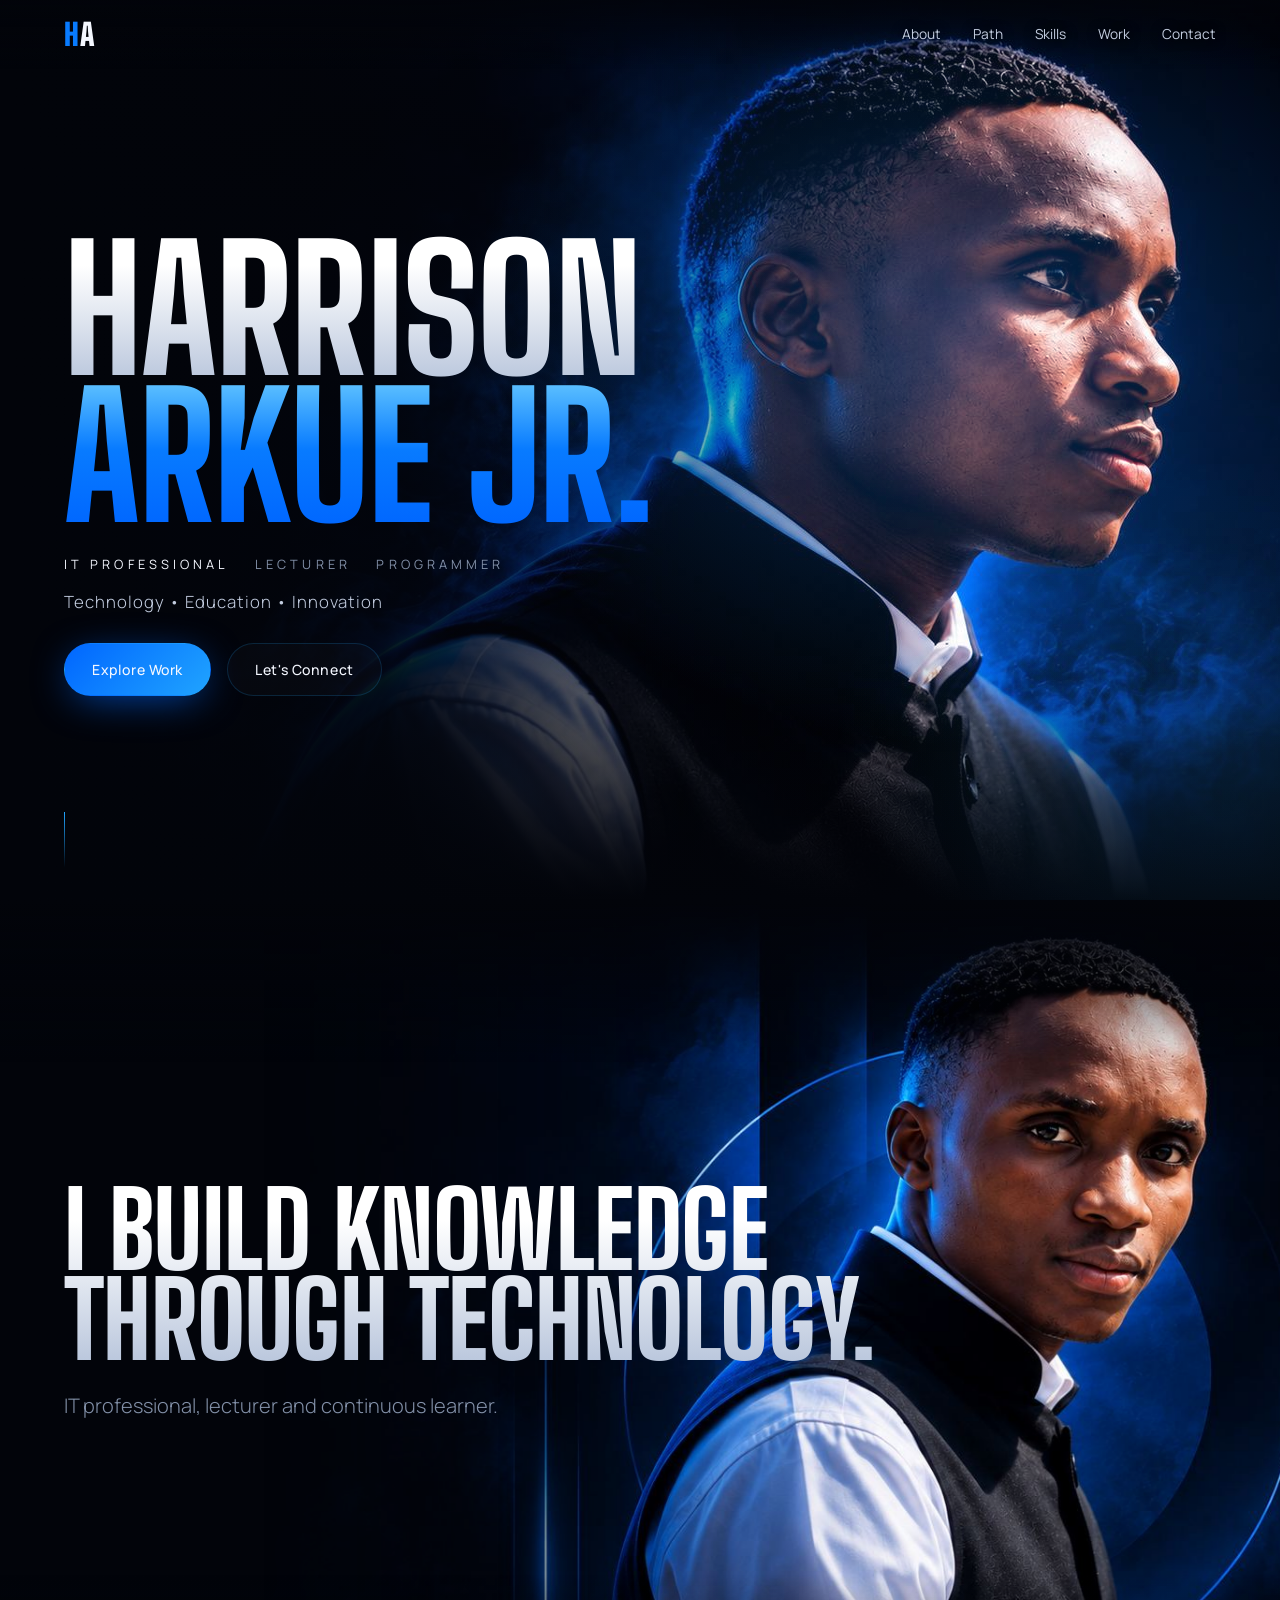
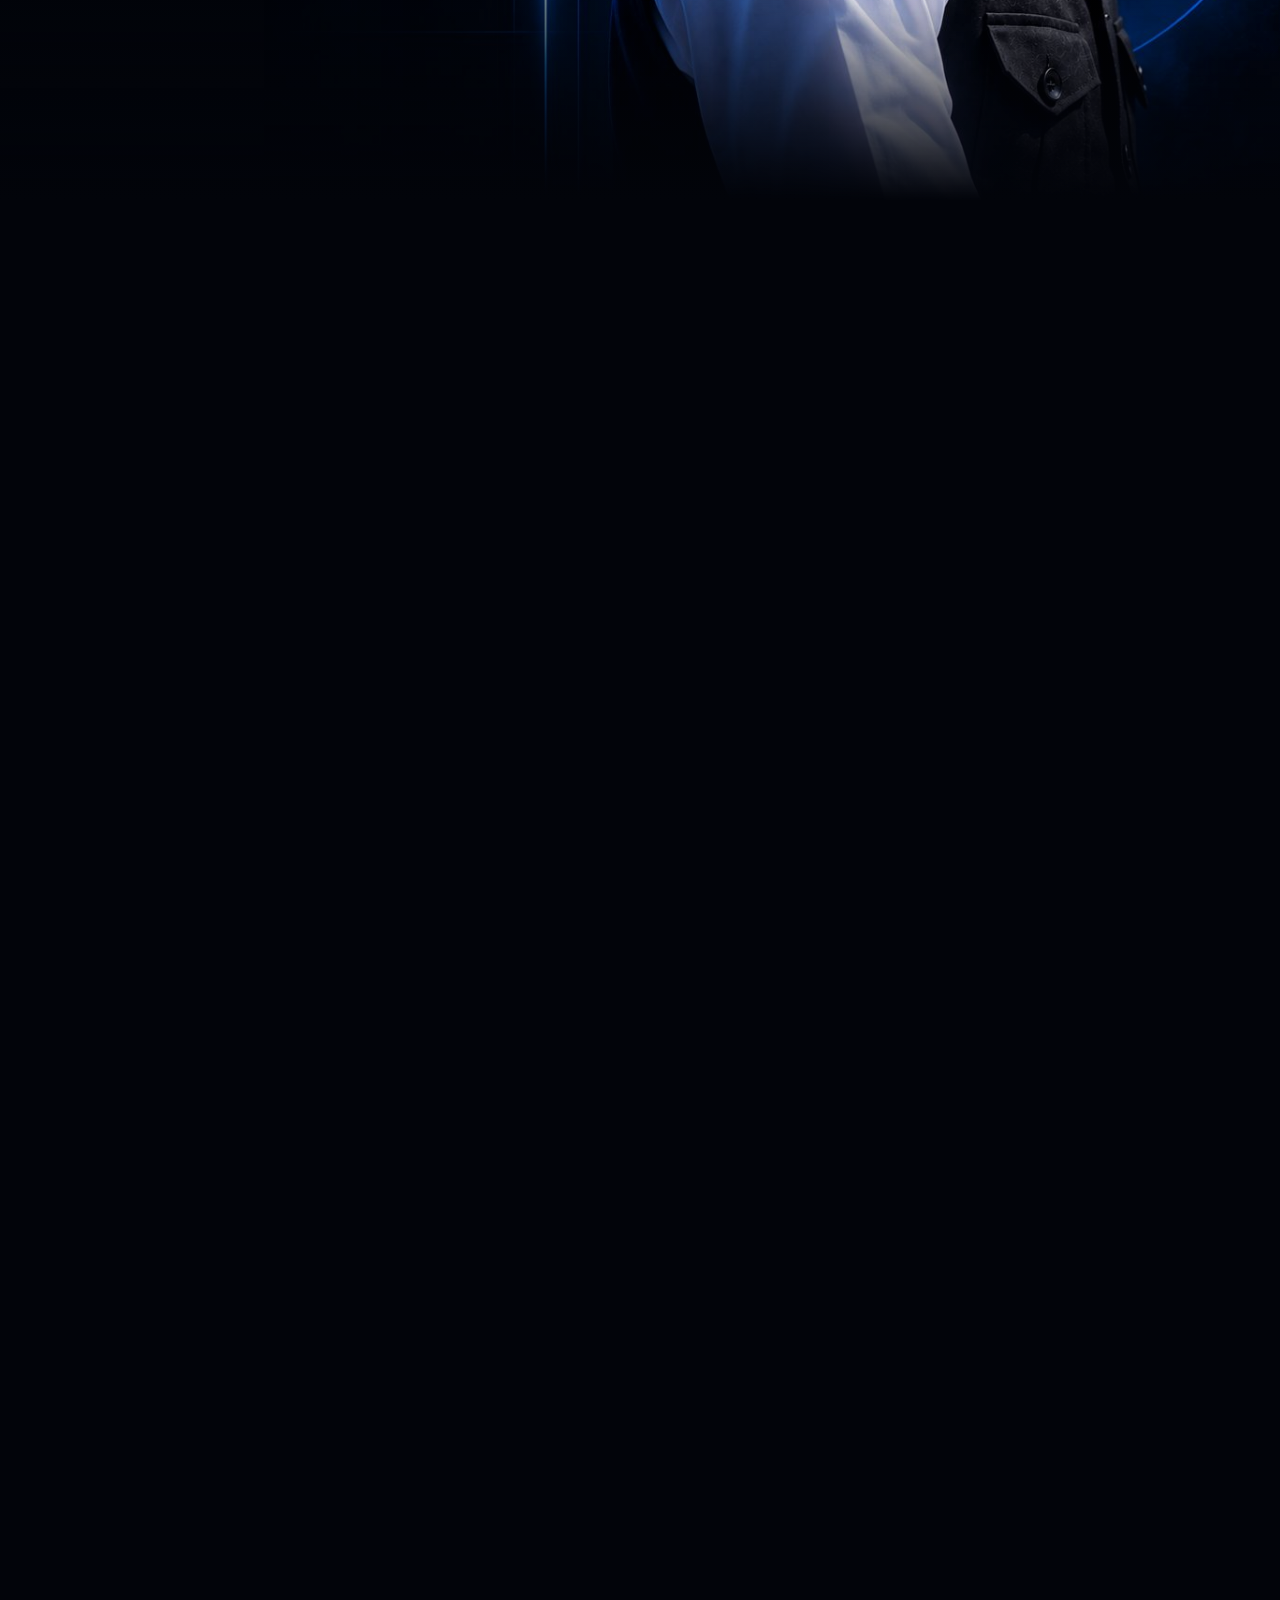
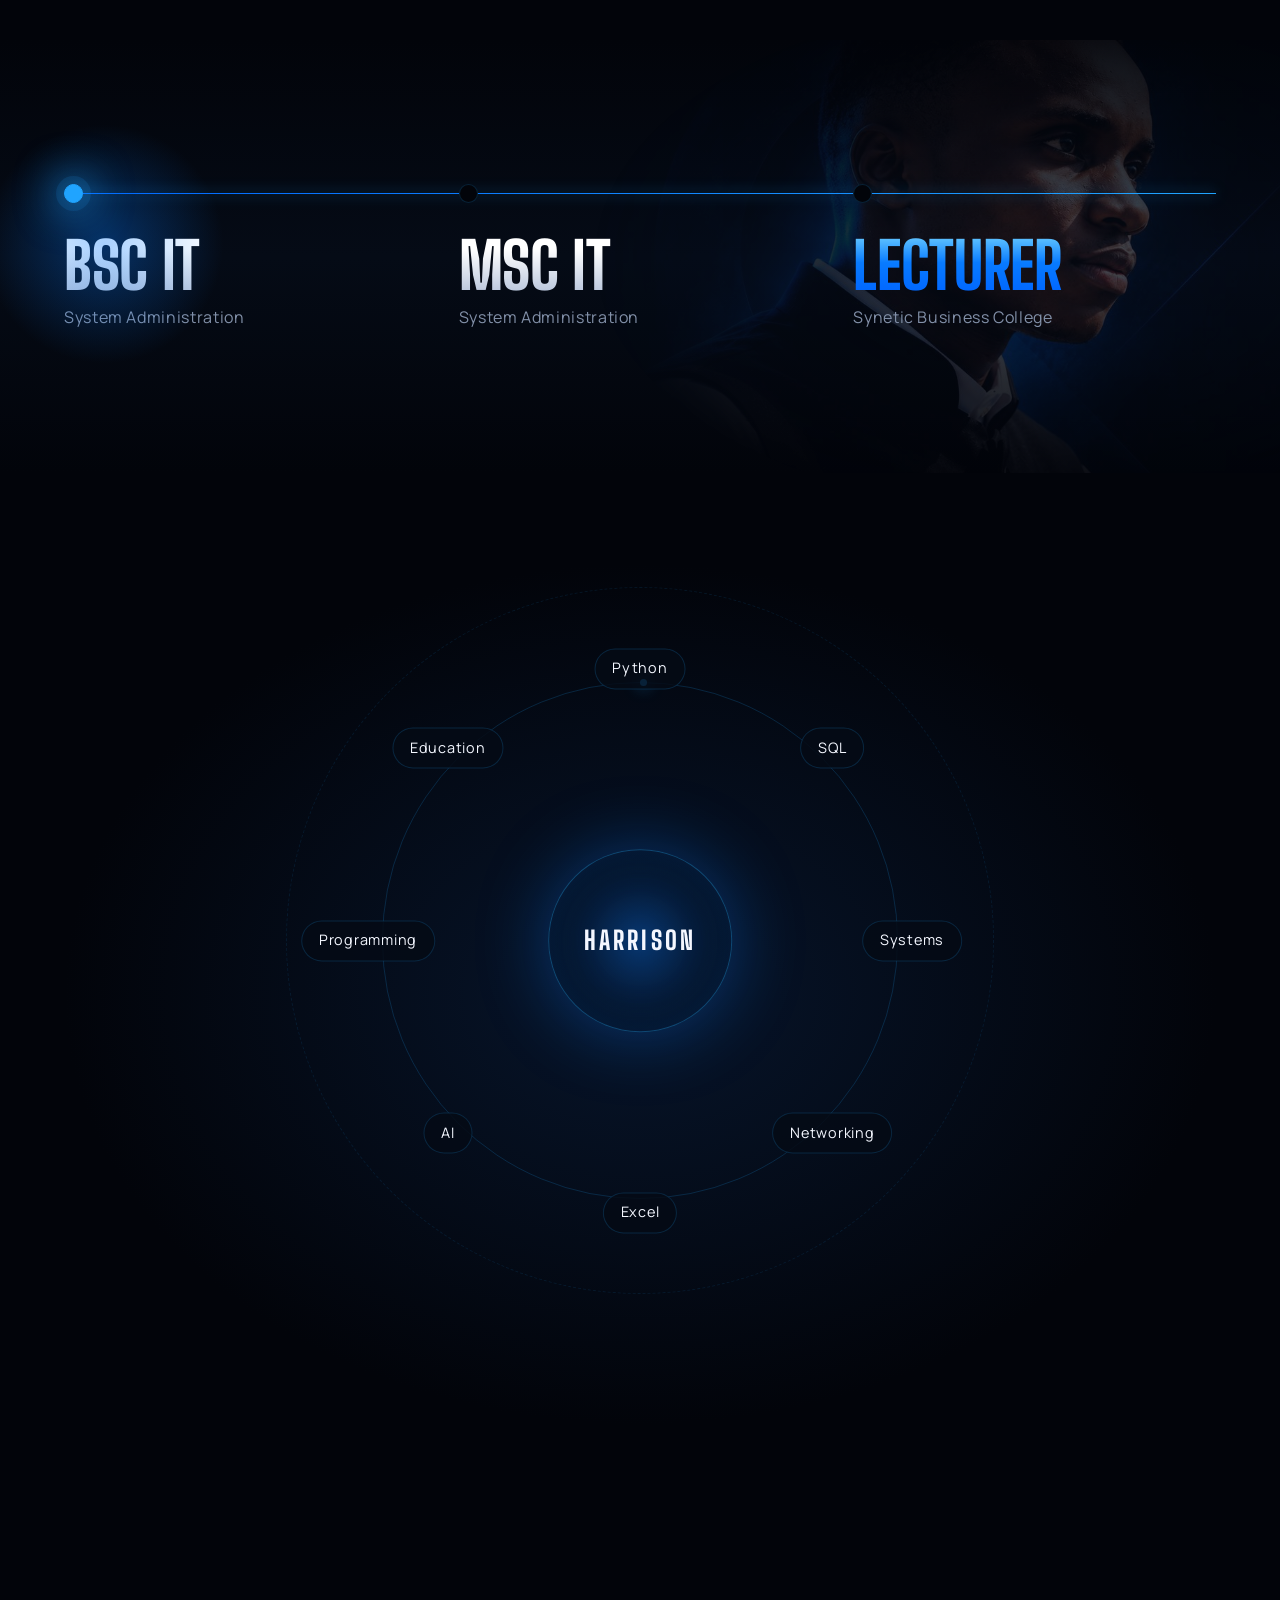
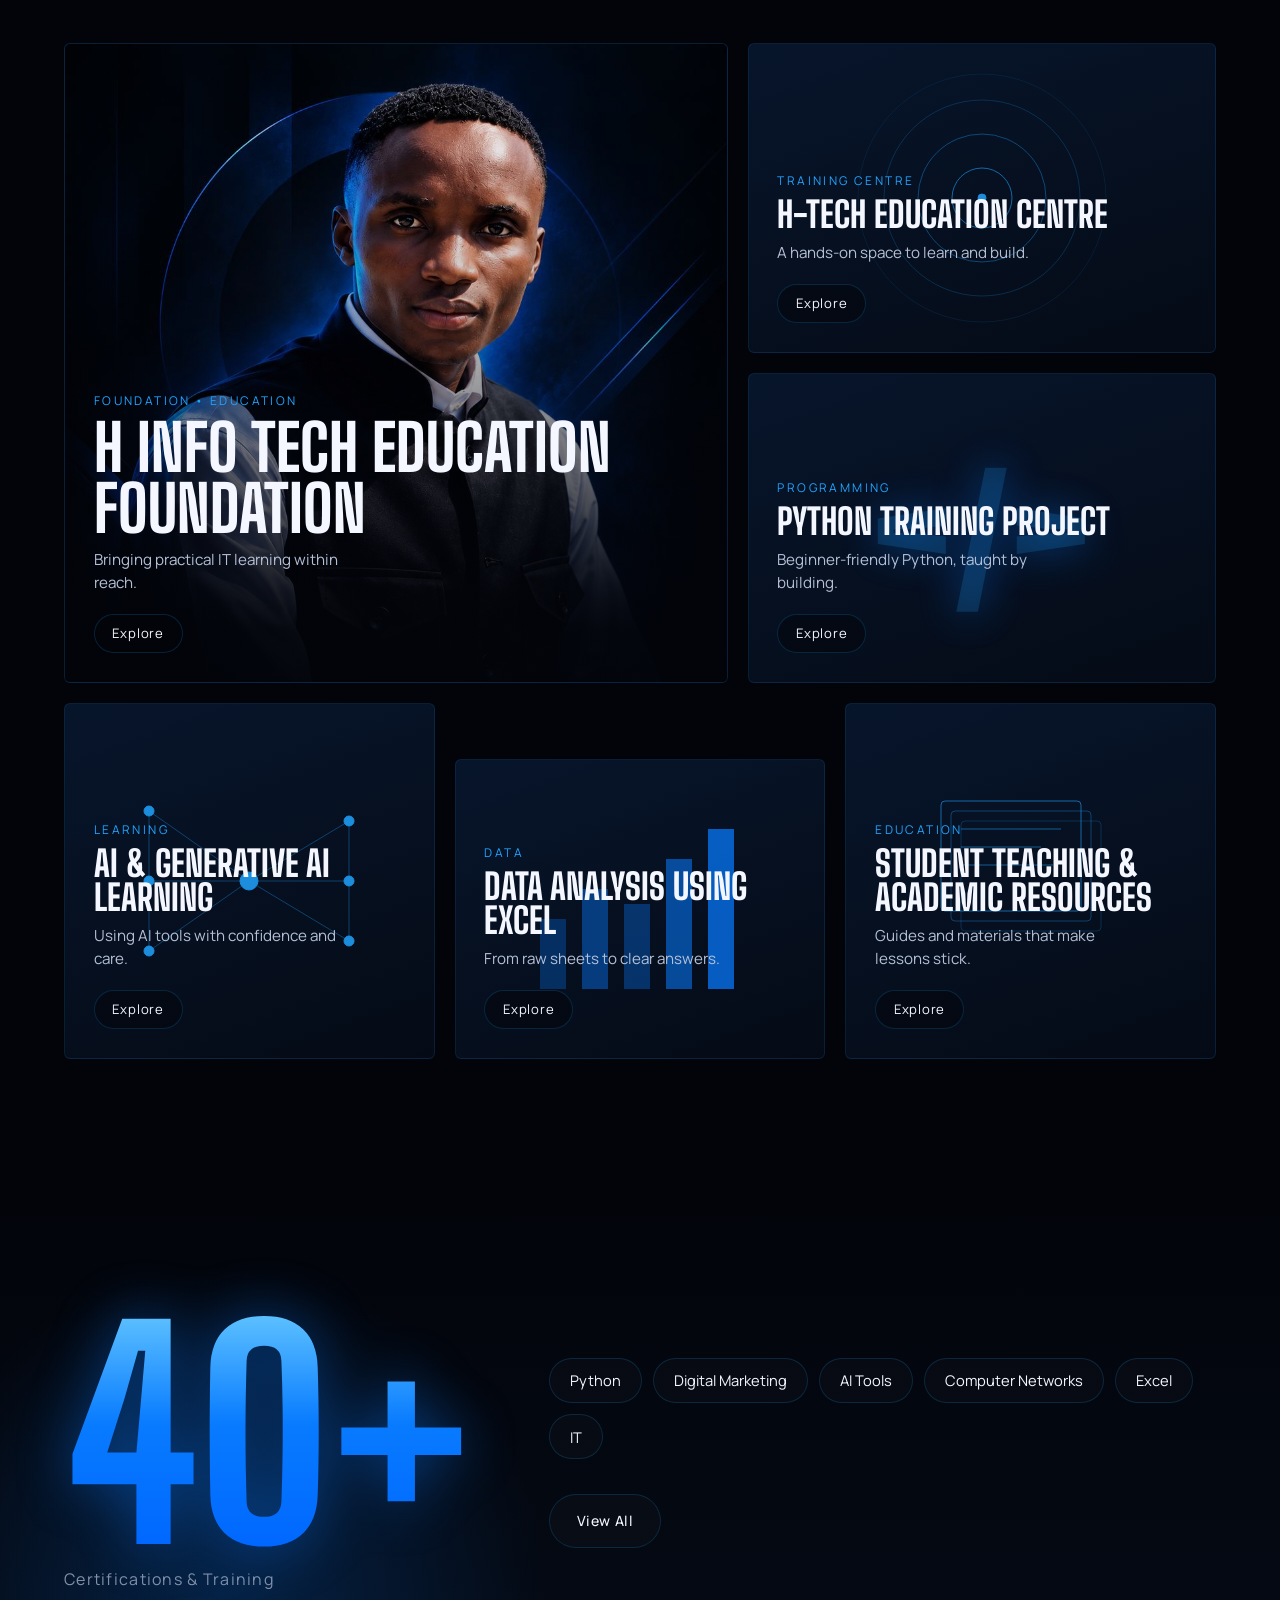
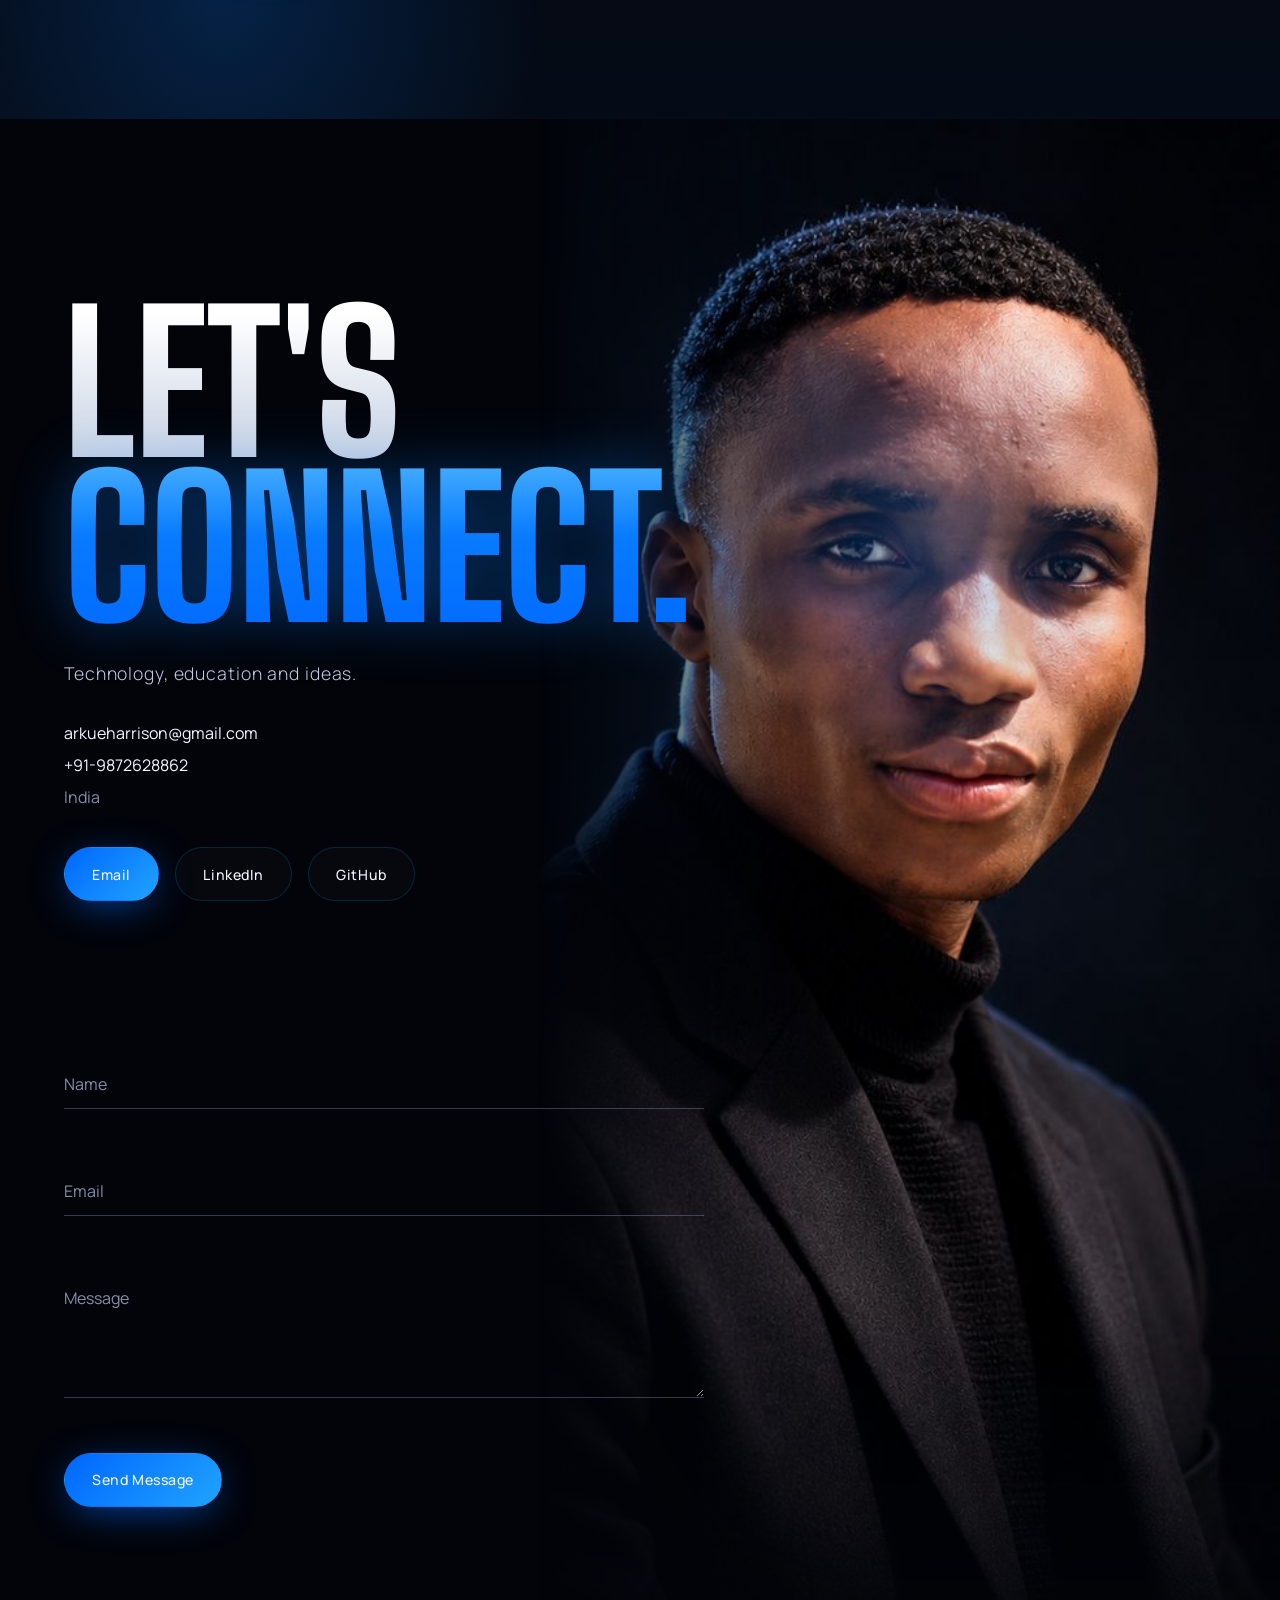
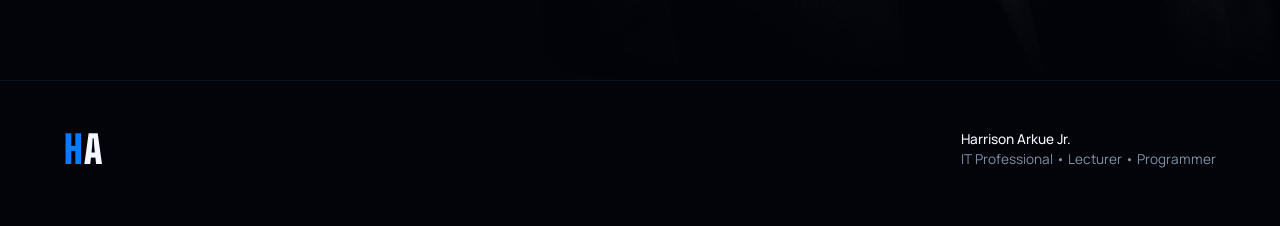
<file: index.html>
<!DOCTYPE html>
<html lang="en">
<head>
<meta charset="utf-8">
<meta name="viewport" content="width=device-width, initial-scale=1, viewport-fit=cover">
<title>Harrison Arkue Jr. — IT Professional, Lecturer, Programmer</title>
<meta name="description" content="Harrison Arkue Jr. — IT professional, lecturer and programmer. Systems, databases, programming and education.">
<meta name="theme-color" content="#02040A">
<link rel="preconnect" href="https://fonts.googleapis.com">
<link rel="preconnect" href="https://fonts.gstatic.com" crossorigin>
<link href="https://fonts.googleapis.com/css2?family=Big+Shoulders+Display:wght@500;700;800;900&family=Manrope:wght@300;400;500;600&display=swap" rel="stylesheet">
<link rel="stylesheet" href="css/style.css">
</head>
<body>

<nav id="nav" aria-label="Main">
  <a href="#top" class="mark" aria-label="Harrison Arkue Jr. — home"><b>H</b>A</a>
  <div class="links"><a href="#about">About</a><a href="#path">Path</a><a href="#skills">Skills</a><a href="#work">Work</a><a href="#contact">Contact</a></div>
  <button class="burger" id="burger" type="button" aria-label="Open menu" aria-expanded="false" aria-controls="menu"><span></span><span></span></button>
</nav>
<div class="menu" id="menu" aria-hidden="true"><a href="#about">About</a><a href="#path">Path</a><a href="#skills">Skills</a><a href="#work">Work</a><a href="#contact">Contact</a></div>

<main id="top">

<!-- HERO -->
<header class="hero">
  <div class="photo"><img src="images/hero.jpg" alt="Portrait of Harrison Arkue Jr. in profile, lit by electric-blue light" fetchpriority="high"></div>
  <div class="aura" aria-hidden="true"></div>
  <div class="hero-copy">
    <h1 class="display"><span class="white-text intro" style="--d:.2s">Harrison</span><span class="glow-text intro" style="--d:.55s">Arkue Jr.</span></h1>
    <p class="roles intro" style="--d:1s"><span>IT Professional</span><span>Lecturer</span><span>Programmer</span></p>
    <p class="tag intro" style="--d:1.3s">Technology • Education • Innovation</p>
    <div class="cta intro" style="--d:1.6s">
      <a class="btn primary" href="#work">Explore Work</a>
      <a class="btn" href="#contact">Let's Connect</a>
    </div>
  </div>
  <span class="scrollcue" aria-hidden="true"></span>
</header>

<!-- ABOUT -->
<section class="about" id="about" aria-label="About">
  <div class="stage">
    <img id="aboutImg" src="images/about.jpg" alt="Harrison Arkue Jr. looking over his shoulder against a glowing blue ring" loading="lazy">
    <div>
      <h2 class="display white-text rv">I build knowledge through technology.</h2>
      <p class="sub rv" style="--d:.3s">IT professional, lecturer and continuous learner.</p>
      <div class="kws" id="kws" aria-label="Focus areas">
        <span class="kw">SYSTEMS</span><span class="kw">DATABASES</span><span class="kw">PROGRAMMING</span><span class="kw">EDUCATION</span>
      </div>
    </div>
  </div>
</section>

<!-- EDUCATION + EXPERIENCE -->
<section class="tl" id="path" aria-label="Education and experience">
  <div class="bgimg" aria-hidden="true"><img src="images/timeline.jpg" alt="" loading="lazy"></div>
  <div class="track" id="track">
    <span class="fill"></span>
    <div class="ms"><span class="halo"></span><span class="dot"></span><h3 class="display white-text rv">BSc IT</h3><p class="rv">System Administration</p></div>
    <div class="ms"><span class="halo"></span><span class="dot"></span><h3 class="display white-text rv">MSc IT</h3><p class="rv">System Administration</p></div>
    <div class="ms"><span class="halo"></span><span class="dot"></span><h3 class="display glow-text rv">Lecturer</h3><p class="rv">Synetic Business College</p></div>
  </div>
</section>

<!-- SKILLS ORBIT -->
<section class="skills" id="skills" aria-label="Skills">
  <div class="orbit" id="orbit">
    <div class="ring r2"></div><div class="ring r1"></div>
    <svg viewBox="0 0 100 100" id="lines" aria-hidden="true"></svg>
    <div class="hub"><span>HARRISON</span></div>
  </div>
  <p class="cap" id="cap" aria-live="polite">&nbsp;</p>
</section>

<!-- PROJECTS -->
<section class="work" id="work" aria-label="Projects">
  <div class="grid">
    <article class="card c-feat rv">
      <div class="photo"><img src="images/featured.jpg" alt="" loading="lazy"></div>
      <span class="cat">Foundation • Education</span>
      <h3>H Info Tech Education Foundation</h3>
      <p>Bringing practical IT learning within reach.</p>
      <button class="more" type="button" data-i="0">Explore</button>
    </article>

    <article class="card c-2 rv" style="--d:.1s">
      <div class="art" aria-hidden="true"><svg width="260" height="260" viewBox="0 0 260 260" fill="none" stroke="#20A4FF"><circle cx="130" cy="130" r="30" opacity=".7"/><circle cx="130" cy="130" r="64" opacity=".45"/><circle cx="130" cy="130" r="98" opacity=".25"/><circle cx="130" cy="130" r="124" opacity=".12"/><circle cx="130" cy="130" r="4" fill="#20A4FF"/></svg></div>
      <span class="cat">Training Centre</span>
      <h3>H-Tech Education Centre</h3>
      <p>A hands-on space to learn and build.</p>
      <button class="more" type="button" data-i="1">Explore</button>
    </article>

    <article class="card c-3 rv" style="--d:.2s">
      <div class="art" aria-hidden="true"><span style="font-family:var(--display);font-weight:900;font-size:9rem;color:rgba(32,164,255,.22);text-shadow:0 0 40px rgba(8,123,255,.5)">&lt;/&gt;</span></div>
      <span class="cat">Programming</span>
      <h3>Python Training Project</h3>
      <p>Beginner-friendly Python, taught by building.</p>
      <button class="more" type="button" data-i="2">Explore</button>
    </article>

    <article class="card c-4 rv">
      <div class="art" aria-hidden="true"><svg width="280" height="220" viewBox="0 0 280 220" fill="none" stroke="#20A4FF" stroke-width="1"><g opacity=".4"><path d="M40 40L140 110L240 50M40 110L140 110L240 110M40 180L140 110L240 170M40 40V110V180M240 50V110V170"/></g><g fill="#20A4FF"><circle cx="40" cy="40" r="5"/><circle cx="40" cy="110" r="5"/><circle cx="40" cy="180" r="5"/><circle cx="140" cy="110" r="9"/><circle cx="240" cy="50" r="5"/><circle cx="240" cy="110" r="5"/><circle cx="240" cy="170" r="5"/></g></svg></div>
      <span class="cat">Learning</span>
      <h3>AI &amp; Generative AI Learning</h3>
      <p>Using AI tools with confidence and care.</p>
      <button class="more" type="button" data-i="3">Explore</button>
    </article>

    <article class="card c-5 rv" style="--d:.1s">
      <div class="art" aria-hidden="true"><svg width="240" height="200" viewBox="0 0 240 200"><g fill="#087BFF"><rect x="20" y="110" width="26" height="70" opacity=".35"/><rect x="62" y="80" width="26" height="100" opacity=".5"/><rect x="104" y="95" width="26" height="85" opacity=".4"/><rect x="146" y="50" width="26" height="130" opacity=".65"/><rect x="188" y="20" width="26" height="160" opacity=".85"/></g></svg></div>
      <span class="cat">Data</span>
      <h3>Data Analysis Using Excel</h3>
      <p>From raw sheets to clear answers.</p>
      <button class="more" type="button" data-i="4">Explore</button>
    </article>

    <article class="card c-6 rv" style="--d:.2s">
      <div class="art" aria-hidden="true"><svg width="240" height="200" viewBox="0 0 240 200" fill="none" stroke="#20A4FF"><rect x="50" y="40" width="140" height="110" rx="4" opacity=".25"/><rect x="40" y="30" width="140" height="110" rx="4" opacity=".4"/><rect x="30" y="20" width="140" height="110" rx="4" opacity=".7"/><path d="M50 48H150M50 66H130M50 84H142" opacity=".6"/></svg></div>
      <span class="cat">Education</span>
      <h3>Student Teaching &amp; Academic Resources</h3>
      <p>Guides and materials that make lessons stick.</p>
      <button class="more" type="button" data-i="5">Explore</button>
    </article>
  </div>
</section>

<!-- CERTIFICATIONS -->
<section class="certs" aria-label="Certifications">
  <div class="wrap">
    <div class="rv">
      <div class="display glow-text big"><span id="count" data-to="50">50</span>+</div>
      <div class="label">Certifications &amp; Training</div>
    </div>
    <div class="rv" style="--d:.2s">
      <div class="chips">
        <span class="chip">Python</span><span class="chip">Digital Marketing</span><span class="chip">AI Tools</span><span class="chip">Computer Networks</span><span class="chip">Excel</span><span class="chip">IT</span>
      </div>
      <button class="btn" type="button" id="certBtn">View All</button>
    </div>
  </div>
</section>

<!-- CONTACT -->
<section class="contact" id="contact" aria-label="Contact">
  <div class="portrait" aria-hidden="true"><img src="images/contact.jpg" alt="" loading="lazy"></div>
  <div class="top">
    <div>
      <h2 class="display rv"><span class="white-text">Let's</span><br><span class="glow-text">Connect.</span></h2>
      <p class="line rv" style="--d:.2s">Technology, education and ideas.</p>
      <ul class="details rv" style="--d:.3s">
        <li><a href="mailto:arkueharrison@gmail.com">arkueharrison@gmail.com</a></li>
        <li><a href="tel:+919872628862">+91-9872628862</a></li>
        <li>India</li>
      </ul>
      <div class="cta rv" style="--d:.4s">
        <a class="btn primary" href="mailto:arkueharrison@gmail.com">Email</a>
        <a class="btn" href="#" data-link="linkedin" target="_blank" rel="noopener">LinkedIn</a>
        <a class="btn" href="#" data-link="github" target="_blank" rel="noopener">GitHub</a>
      </div>
    </div>
  </div>

  <div class="formwrap">
    <form id="form" novalidate class="rv">
      <input type="text" name="_honey" tabindex="-1" autocomplete="off" style="position:absolute;left:-9999px" aria-hidden="true">
      <div class="field"><input id="name" name="name" type="text" placeholder=" " autocomplete="name"><label for="name">Name</label><span class="err" data-for="name"></span></div>
      <div class="field"><input id="email" name="email" type="email" placeholder=" " autocomplete="email"><label for="email">Email</label><span class="err" data-for="email"></span></div>
      <div class="field"><textarea id="message" name="message" placeholder=" " rows="4"></textarea><label for="message">Message</label><span class="err" data-for="message"></span></div>
      <button class="btn primary" type="submit" id="send">Send Message</button>
      <p class="status" id="status" role="status"></p>
    </form>
  </div>
</section>

</main>

<footer>
  <a class="mark" href="#top" aria-label="Back to top"><b>H</b>A</a>
  <span><strong>Harrison Arkue Jr.</strong>IT Professional • Lecturer • Programmer</span>
</footer>

<dialog id="dlg" aria-labelledby="dTitle">
  <button class="x" type="button" id="dClose" aria-label="Close">&times;</button>
  <span class="cat" id="dCat"></span>
  <h3 id="dTitle" class="display"></h3>
  <p id="dText"></p>
  <div class="chips" id="dTags"></div>
  <div class="cta"><button class="btn primary" type="button" id="dTalk">Discuss this project</button><button class="btn" type="button" id="dBack">Close</button></div>
</dialog>
<dialog id="certDlg" aria-labelledby="cTitle">
  <button class="x" type="button" id="cClose" aria-label="Close">&times;</button>
  <span class="cat">Certifications &amp; Training</span>
  <h3 id="cTitle" class="display">50+</h3>
  <ul class="clist" id="cList"></ul>
  <div class="cta"><button class="btn" type="button" id="cBack">Close</button></div>
</dialog>

<dialog id="soon" class="soon" aria-labelledby="sTitle">
  <button class="x" type="button" id="sClose" aria-label="Close">&times;</button>
  <span class="status"><i></i>Under construction</span>
  <h3 id="sTitle" class="display"><span class="white-text">Coming</span> <span class="glow-text">Soon.</span></h3>
  <p id="sText">This is being updated. Please check back shortly.</p>
  <div class="cta"><button class="btn primary" type="button" id="sBack">Back to portfolio</button><a class="btn" href="mailto:arkueharrison@gmail.com">Get in touch</a></div>
</dialog>

<script src="js/main.js"></script>
</body>
</html>
</file>
<file: css/style.css>
:root{
  --bg0:#02040A; --bg1:#050B16; --bg2:#07152B;
  --b1:#0066FF; --b2:#087BFF; --b3:#20A4FF;
  --text:#F4F7FF; --muted:#8290A8;
  --line:rgba(32,164,255,.18);
  --display:"Big Shoulders Display","Arial Narrow","Helvetica Neue",Impact,sans-serif;
  --body:"Manrope","Helvetica Neue",Arial,sans-serif;
  --ease:cubic-bezier(.22,.7,.2,1);
  --pad:clamp(1.25rem,5vw,5rem);
  color-scheme:dark;
  box-sizing:border-box;
  padding-top:env(safe-area-inset-top,0px);
  padding-bottom:env(safe-area-inset-bottom,0px);
}
html{scroll-behavior:smooth;scroll-padding-top:calc(env(safe-area-inset-top,0px) + 4rem);overflow-x:clip}
*,*::before,*::after{box-sizing:border-box}
body{margin:0;background:var(--bg0);color:var(--text);font-family:var(--body);font-weight:400;line-height:1.5;overflow-x:clip;-webkit-font-smoothing:antialiased}
img{display:block;max-width:100%}
a{color:inherit;text-decoration:none}
button{font:inherit;color:inherit;cursor:pointer}
:focus-visible{outline:2px solid var(--b3);outline-offset:4px;border-radius:2px}
.sr{position:absolute;width:1px;height:1px;overflow:hidden;clip:rect(0 0 0 0);white-space:nowrap}

/* ---------- type ---------- */
.display{font-family:var(--display);font-weight:800;line-height:.86;letter-spacing:-.005em;text-transform:uppercase;margin:0}
.glow-text{background:linear-gradient(180deg,#5cc0ff 0%,var(--b2) 45%,var(--b1) 100%);-webkit-background-clip:text;background-clip:text;color:transparent;filter:drop-shadow(0 0 28px rgba(8,123,255,.45))}
.white-text{background:linear-gradient(180deg,#fff 20%,#b9c6dc 100%);-webkit-background-clip:text;background-clip:text;color:transparent}

/* ---------- buttons ---------- */
.btn{position:relative;display:inline-flex;align-items:center;gap:.6rem;padding:.95rem 1.7rem;border-radius:999px;font-weight:500;font-size:.88rem;letter-spacing:.04em;border:1px solid var(--line);background:rgba(255,255,255,.02);transition:transform .6s var(--ease),box-shadow .6s var(--ease),border-color .6s var(--ease),background .6s var(--ease)}
.btn:hover{transform:translateY(-2px);border-color:var(--b3);box-shadow:0 0 0 1px rgba(32,164,255,.35),0 10px 40px -8px rgba(8,123,255,.6)}
.btn.primary{background:linear-gradient(135deg,var(--b1),var(--b3));border-color:transparent;box-shadow:0 8px 40px -10px rgba(0,102,255,.8)}
.btn.primary:hover{box-shadow:0 0 0 1px rgba(255,255,255,.2),0 14px 50px -6px rgba(32,164,255,.8)}

/* ---------- reveal system ---------- */
.rv{opacity:0;transform:translateY(22px);filter:blur(10px);transition:opacity 1.3s var(--ease),transform 1.3s var(--ease),filter 1.3s var(--ease);transition-delay:var(--d,0s)}
.rv.in{opacity:1;transform:none;filter:none}

/* ---------- nav ---------- */
nav{background:linear-gradient(180deg,rgba(2,4,10,.82),rgba(2,4,10,0));position:fixed;top:env(safe-area-inset-top,0px);left:0;right:0;z-index:50;display:flex;justify-content:space-between;align-items:center;padding:1.2rem var(--pad);transition:background .8s,backdrop-filter .8s,padding .8s}
nav.solid{background:rgba(2,4,10,.72);backdrop-filter:blur(14px);-webkit-backdrop-filter:blur(14px);padding-top:.8rem;padding-bottom:.8rem}
.mark{font-family:var(--display);font-weight:900;font-size:1.9rem;letter-spacing:.02em;line-height:1}
.mark b{color:var(--b2);font-weight:900}
.links{display:flex;gap:2rem;font-size:.86rem;color:#c3cde0;text-shadow:0 1px 12px rgba(2,4,10,.9)}
.links a{position:relative;padding:.3rem 0;transition:color .5s}
.links a::after{content:"";position:absolute;left:0;right:0;bottom:-2px;height:1px;background:var(--b3);box-shadow:0 0 10px var(--b3);transform:scaleX(0);transform-origin:left;transition:transform .7s var(--ease)}
.links a:hover{color:var(--text)}
.links a:hover::after{transform:scaleX(1)}

/* ---------- hero ---------- */
.hero{position:relative;min-height:100vh;min-height:100svh;display:flex;align-items:center;padding:6.5rem var(--pad) 4.5rem;background:var(--bg0);overflow:hidden;isolation:isolate}
.hero .photo{position:absolute;inset:0;z-index:-3}
.hero .photo img{width:100%;height:100%;object-fit:cover;object-position:78% 8%;transform-origin:72% 20%;animation:breathe 22s ease-in-out infinite alternate}
@keyframes breathe{from{transform:scale(1)}to{transform:scale(1.07)}}
.hero::before{content:"";position:absolute;inset:0;z-index:-2;background:linear-gradient(90deg,var(--bg0) 0%,rgba(2,4,10,.92) 30%,rgba(2,4,10,.35) 55%,transparent 75%),linear-gradient(0deg,var(--bg0) 0%,transparent 28%)}
.hero .aura{position:absolute;z-index:-1;inset:-20%;background:radial-gradient(40% 45% at 68% 42%,rgba(8,123,255,.34),transparent 70%),radial-gradient(30% 30% at 82% 72%,rgba(32,164,255,.16),transparent 70%);mix-blend-mode:screen;animation:drift 18s ease-in-out infinite alternate}
@keyframes drift{from{transform:translate3d(-3%,2%,0) scale(1)}to{transform:translate3d(4%,-3%,0) scale(1.1)}}
.hero-copy{max-width:46rem}
.hero h1{font-size:clamp(3.6rem,min(13.5vw,19vh),12.5rem)}
.hero h1 span{display:block}
.roles{margin:1.6rem 0 0;display:flex;flex-wrap:wrap;gap:.4rem 1.6rem;font-size:.8rem;letter-spacing:.32em;color:var(--muted);text-transform:uppercase}
.roles span:first-child{color:var(--text)}
.tag{margin:.9rem 0 1.8rem;font-weight:300;font-size:1.05rem;color:#c3cde0;letter-spacing:.06em}
.cta{display:flex;flex-wrap:wrap;gap:1rem}
.scrollcue{position:absolute;left:var(--pad);bottom:2rem;width:1px;height:56px;background:linear-gradient(var(--b3),transparent);animation:cue 3.2s ease-in-out infinite}
@keyframes cue{0%,100%{opacity:.25;transform:scaleY(.5);transform-origin:top}50%{opacity:1;transform:scaleY(1)}}
.hero .intro{opacity:0;filter:blur(14px);transform:translateY(18px);animation:intro 1.8s var(--ease) forwards;animation-delay:var(--d,.2s)}
@keyframes intro{to{opacity:1;filter:none;transform:none}}

/* ---------- about (sticky scroll story) ---------- */
.about{position:relative;height:260vh;background:var(--bg0)}
.about .stage{position:sticky;top:0;height:100vh;height:100svh;overflow:hidden;display:flex;align-items:center;padding:0 var(--pad);isolation:isolate}
.about .stage img{position:absolute;right:0;top:0;width:78%;height:100%;object-fit:cover;object-position:62% 40%;z-index:-2;will-change:transform;-webkit-mask-image:linear-gradient(90deg,transparent 0,#000 45%);mask-image:linear-gradient(90deg,transparent 0,#000 45%)}
.about .stage::after{content:"";position:absolute;inset:0;z-index:-1;background:linear-gradient(0deg,var(--bg0),transparent 25%),linear-gradient(180deg,var(--bg0),transparent 18%)}
.about h2{font-size:clamp(3rem,8.2vw,8rem);max-width:9.5em}
.about .sub{margin-top:1.6rem;color:var(--muted);font-weight:300;font-size:clamp(1rem,1.6vw,1.25rem)}
.kws{margin-top:3rem;display:flex;flex-wrap:wrap;gap:.8rem 2.2rem}
.kw{font-family:var(--display);font-weight:700;font-size:clamp(1.3rem,2.4vw,2rem);letter-spacing:.14em;color:var(--b3);opacity:0;transform:translateX(-16px);filter:blur(8px);text-shadow:0 0 24px rgba(32,164,255,.7);transition:opacity 1.2s var(--ease),transform 1.2s var(--ease),filter 1.2s var(--ease)}
.kw.on{opacity:1;transform:none;filter:none}

/* ---------- timeline ---------- */
.tl{position:relative;padding:9rem var(--pad);background:linear-gradient(180deg,var(--bg0),var(--bg1) 50%,var(--bg0));overflow:hidden;isolation:isolate}
.tl .bgimg{position:absolute;right:-6%;top:0;bottom:0;width:60%;z-index:-1;opacity:.28;-webkit-mask-image:radial-gradient(60% 60% at 60% 50%,#000,transparent);mask-image:radial-gradient(60% 60% at 60% 50%,#000,transparent)}
.tl .bgimg img{width:100%;height:100%;object-fit:cover;animation:breathe 26s ease-in-out infinite alternate}
.track{position:relative;display:grid;grid-template-columns:repeat(3,1fr);gap:2rem;max-width:1200px;margin:0 auto}
.track::before{content:"";position:absolute;left:0;right:0;top:9px;height:1px;background:var(--line)}
.track .fill{position:absolute;left:0;right:0;top:9px;height:1px;background:linear-gradient(90deg,var(--b1),var(--b3));box-shadow:0 0 14px var(--b3);transform:scaleX(0);transform-origin:left;transition:transform 4s var(--ease)}
.track.in .fill{transform:scaleX(1)}
.ms{position:relative;padding-top:3.4rem}
.ms .dot{position:absolute;top:0;left:0;width:19px;height:19px;border-radius:50%;background:var(--bg0);border:1px solid var(--line);transition:all 1.4s var(--ease)}
.ms.in .dot{background:var(--b3);border-color:var(--b3);box-shadow:0 0 0 8px rgba(32,164,255,.12),0 0 40px 8px rgba(32,164,255,.7)}
.ms .halo{position:absolute;top:-70px;left:-90px;width:260px;height:260px;background:radial-gradient(circle,rgba(8,123,255,.35),transparent 65%);opacity:0;transition:opacity 2s var(--ease);pointer-events:none}
.ms.in .halo{opacity:1}
.ms h3{font-size:clamp(2.6rem,5vw,4.6rem);margin:0}
.ms p{margin:.7rem 0 0;color:var(--muted);font-size:1rem;letter-spacing:.04em}
.ms .rv{transition-delay:.35s}

/* ---------- skills orbit ---------- */
.skills{position:relative;padding:8rem var(--pad);background:radial-gradient(60% 55% at 50% 50%,var(--bg2),var(--bg0) 75%);display:flex;flex-direction:column;align-items:center}
.orbit{position:relative;width:min(88vw,680px);aspect-ratio:1}
.orbit .ring{position:absolute;border-radius:50%;border:1px solid var(--line)}
.orbit .r1{inset:12%;animation:spin 90s linear infinite}
.orbit .r2{inset:-2%;border-style:dashed;border-color:rgba(32,164,255,.1);animation:spin 140s linear infinite reverse}
.orbit .r1::after{content:"";position:absolute;top:-4px;left:50%;width:7px;height:7px;border-radius:50%;background:var(--b3);box-shadow:0 0 16px var(--b3)}
@keyframes spin{to{transform:rotate(360deg)}}
.orbit svg{position:absolute;inset:0;width:100%;height:100%;overflow:visible}
.orbit line{stroke:var(--b3);stroke-width:.35;stroke-dasharray:50;stroke-dashoffset:50;opacity:0;filter:drop-shadow(0 0 1.2px #20A4FF);transition:stroke-dashoffset 1s var(--ease),opacity .6s}
.orbit line.on{stroke-dashoffset:0;opacity:1}
.hub{position:absolute;left:50%;top:50%;transform:translate(-50%,-50%);width:27%;aspect-ratio:1;border-radius:50%;display:grid;place-items:center;background:radial-gradient(circle,rgba(8,123,255,.35),rgba(5,11,22,.9) 70%);border:1px solid rgba(32,164,255,.4);box-shadow:0 0 70px rgba(8,123,255,.35),inset 0 0 40px rgba(8,123,255,.25);animation:pulse 7s ease-in-out infinite alternate}
@keyframes pulse{from{box-shadow:0 0 50px rgba(8,123,255,.25),inset 0 0 30px rgba(8,123,255,.2)}to{box-shadow:0 0 100px rgba(8,123,255,.5),inset 0 0 50px rgba(8,123,255,.35)}}
.hub span{font-family:var(--display);font-weight:800;letter-spacing:.12em;font-size:clamp(.95rem,2.6vw,1.6rem)}
.node{position:absolute;transform:translate(-50%,-50%);padding:.55rem 1.05rem;border-radius:999px;background:rgba(5,11,22,.85);border:1px solid var(--line);font-size:clamp(.7rem,1.9vw,.9rem);letter-spacing:.05em;white-space:nowrap;transition:transform .7s var(--ease),box-shadow .7s var(--ease),border-color .7s,color .7s,background .7s}
.node:hover,.node:focus-visible,.node.act{transform:translate(-50%,-50%) scale(1.18);border-color:var(--b3);color:#fff;background:rgba(8,40,90,.9);box-shadow:0 0 0 1px rgba(32,164,255,.4),0 0 34px 4px rgba(32,164,255,.55);z-index:3}
.cap{min-height:3.2rem;margin-top:2.4rem;text-align:center;color:var(--muted);font-weight:300;font-size:1.05rem;transition:opacity .6s}
.cap b{color:var(--b3);font-weight:600;margin-right:.6rem}

/* ---------- projects ---------- */
.work{padding:8rem var(--pad);background:var(--bg0)}
.grid{display:grid;grid-template-columns:repeat(12,1fr);gap:1.25rem;max-width:1400px;margin:0 auto;align-items:stretch}
.card{--mx:50%;--my:50%;position:relative;display:flex;flex-direction:column;justify-content:flex-end;min-height:300px;padding:1.8rem;border-radius:6px;background:linear-gradient(160deg,var(--bg2),var(--bg1));border:1px solid rgba(32,164,255,.12);overflow:hidden;isolation:isolate;transition:transform .9s var(--ease),border-color .9s,box-shadow .9s}
.card::before{content:"";position:absolute;inset:0;z-index:-1;background:radial-gradient(420px circle at var(--mx) var(--my),rgba(32,164,255,.26),transparent 60%);opacity:0;transition:opacity .9s}
.card:hover{transform:translateY(-8px);border-color:rgba(32,164,255,.5);box-shadow:0 30px 70px -25px rgba(8,123,255,.6)}
.card:hover::before{opacity:1}
.card .art{position:absolute;inset:0;z-index:-2;display:grid;place-items:center;opacity:.85;transition:transform 2s var(--ease)}
.card:hover .art{transform:scale(1.08)}
.card .cat{font-size:.75rem;letter-spacing:.2em;color:var(--b3);text-transform:uppercase}
.card h3{font-family:var(--display);font-weight:800;text-transform:uppercase;font-size:clamp(1.8rem,2.8vw,2.6rem);line-height:.95;margin:.5rem 0 .6rem}
.card p{margin:0 0 1.2rem;color:#b4c0d6;font-size:.95rem;max-width:28ch}
.more{align-self:flex-start;font-size:.82rem;letter-spacing:.06em;padding:.55rem 1.1rem;border-radius:999px;border:1px solid var(--line);background:rgba(2,4,10,.5);transition:all .6s var(--ease)}
.more:hover{border-color:var(--b3);box-shadow:0 0 24px rgba(32,164,255,.5);background:rgba(8,123,255,.2)}
.c-feat{grid-column:1/8;grid-row:1/3;min-height:640px}
.c-feat .photo{position:absolute;inset:0;z-index:-2}
.c-feat .photo img{width:100%;height:100%;object-fit:cover;object-position:50% 25%;animation:breathe 24s ease-in-out infinite alternate}
.c-feat::after{content:"";position:absolute;inset:0;z-index:-1;background:linear-gradient(0deg,rgba(2,4,10,.95) 8%,rgba(2,4,10,.2) 60%,transparent)}
.c-feat h3{font-size:clamp(2.6rem,5vw,4.8rem)}
.c-2{grid-column:8/13}
.c-3{grid-column:8/13}
.c-4{grid-column:1/5}
.c-5{grid-column:5/9;margin-top:3.5rem}
.c-6{grid-column:9/13}
.c-5:hover{transform:translateY(-8px)}

/* ---------- certifications ---------- */
.certs{position:relative;padding:8rem var(--pad);background:linear-gradient(180deg,var(--bg0),var(--bg1));overflow:hidden}
.certs::before{content:"";position:absolute;left:-10%;top:10%;width:55%;aspect-ratio:1;background:radial-gradient(circle,rgba(8,123,255,.22),transparent 65%);animation:drift 20s ease-in-out infinite alternate}
.certs .wrap{position:relative;max-width:1200px;margin:0 auto;display:grid;grid-template-columns:auto 1fr;gap:clamp(2rem,6vw,6rem);align-items:center}
.big{font-size:clamp(7rem,22vw,20rem)}
.certs .label{color:var(--muted);letter-spacing:.08em;margin-top:.6rem}
.chips{display:flex;flex-wrap:wrap;gap:.7rem;margin-bottom:2.2rem}
.chip{padding:.65rem 1.25rem;border-radius:999px;border:1px solid var(--line);font-size:.92rem;background:rgba(255,255,255,.02);transition:all .7s var(--ease)}
.chip:hover{border-color:var(--b3);box-shadow:0 0 28px rgba(32,164,255,.45);color:#fff;transform:translateY(-3px)}

/* ---------- contact ---------- */
.contact{position:relative;background:var(--bg0);overflow:hidden;isolation:isolate}
.contact .top{position:relative;min-height:100vh;min-height:100svh;display:flex;align-items:center;padding:8rem var(--pad) 4rem}
.contact .portrait{position:absolute;right:0;top:0;bottom:0;width:58%;z-index:-2;-webkit-mask-image:linear-gradient(90deg,transparent,#000 40%),linear-gradient(0deg,transparent,#000 25%);-webkit-mask-composite:source-in;mask-image:linear-gradient(90deg,transparent,#000 40%),linear-gradient(0deg,transparent,#000 25%);mask-composite:intersect}
.contact .portrait img{width:100%;height:100%;object-fit:cover;object-position:55% 20%;animation:breathe 24s ease-in-out infinite alternate}
.contact .top::before{content:"";position:absolute;right:0;top:10%;width:55%;height:80%;z-index:-1;background:radial-gradient(50% 50% at 50% 45%,rgba(8,123,255,.3),transparent 70%);animation:drift 16s ease-in-out infinite alternate}
.contact h2{font-size:clamp(4.6rem,15vw,14rem)}
.contact .line{margin:1.8rem 0 2.2rem;color:#c3cde0;font-weight:300;font-size:1.1rem;letter-spacing:.05em}
.details{list-style:none;padding:0;margin:0 0 2.4rem;display:grid;gap:.5rem;color:var(--muted)}
.details a{color:var(--text);transition:color .5s}
.details a:hover{color:var(--b3)}
.formwrap{position:relative;padding:2rem var(--pad) 6rem}
form{max-width:640px;display:grid;gap:1.6rem}
.field{position:relative}
.field input,.field textarea{width:100%;background:transparent;border:0;border-bottom:1px solid rgba(130,144,168,.4);padding:1.4rem 0 .6rem;color:var(--text);font:inherit;font-size:1.05rem;border-radius:0;outline:0;transition:border-color .6s}
.field textarea{resize:vertical;min-height:110px}
.field label{position:absolute;left:0;top:1.35rem;color:var(--muted);pointer-events:none;transition:all .6s var(--ease)}
.field input:focus ~ label,.field textarea:focus ~ label,.field input:not(:placeholder-shown) ~ label,.field textarea:not(:placeholder-shown) ~ label{top:0;font-size:.72rem;color:var(--b3);letter-spacing:.1em}
.field::after{content:"";position:absolute;left:0;right:0;bottom:0;height:1px;background:var(--b3);box-shadow:0 0 14px var(--b3);transform:scaleX(0);transform-origin:left;transition:transform .9s var(--ease)}
.field:focus-within::after{transform:scaleX(1)}
.field.bad input,.field.bad textarea{border-color:#ff6b7a}
.err{display:block;min-height:1.1rem;font-size:.8rem;color:#ff8a96;margin-top:.35rem}
.status{min-height:1.4rem;color:var(--b3);font-size:.92rem}
form .btn{justify-self:start}

/* ---------- footer ---------- */
footer{padding:3rem var(--pad) 3.5rem;border-top:1px solid rgba(32,164,255,.1);background:var(--bg0);display:flex;flex-wrap:wrap;gap:1.2rem 3rem;align-items:center;justify-content:space-between;color:var(--muted);font-size:.85rem}
footer .mark{font-size:2.4rem;color:var(--text)}
footer strong{color:var(--text);font-weight:500;display:block}

/* ---------- responsive ---------- */
@media (max-width:960px){
  .links{display:none}
  .c-feat{grid-column:1/-1;grid-row:auto;min-height:520px}
  .c-2,.c-3,.c-4,.c-5,.c-6{grid-column:span 6}
  .c-5{margin-top:0}
  .track{grid-template-columns:1fr;gap:3rem;padding-left:2.2rem}
  .track::before,.track .fill{left:9px;right:auto;top:0;bottom:0;width:1px;height:auto}
  .track .fill{transform:scaleY(0);transform-origin:top}
  .track.in .fill{transform:scaleY(1)}
  .ms{padding-top:0;padding-left:1rem}
  .ms .dot{left:-2.2rem;top:.6rem}
  .ms .halo{left:-8rem;top:-3rem}
  .certs .wrap{grid-template-columns:1fr}
}
@media (max-width:640px){
  .hero{align-items:flex-end;padding-bottom:6rem}
  .hero .photo img{object-position:80% 30%;transform-origin:80% 30%}
  .hero::before{background:linear-gradient(0deg,var(--bg0) 8%,rgba(2,4,10,.82) 40%,rgba(2,4,10,.1) 75%),linear-gradient(90deg,rgba(2,4,10,.55),transparent 60%)}
  .roles{letter-spacing:.2em;font-size:.7rem}
  .about .stage img{width:100%;opacity:.55;-webkit-mask-image:linear-gradient(0deg,transparent 5%,#000 60%);mask-image:linear-gradient(0deg,transparent 5%,#000 60%)}
  .c-2,.c-3,.c-4,.c-5,.c-6{grid-column:1/-1}
  .contact .portrait{width:100%;opacity:.45;-webkit-mask-image:linear-gradient(0deg,transparent,#000 60%);mask-image:linear-gradient(0deg,transparent,#000 60%)}
  .contact .top{align-items:flex-end}
  .node{padding:.4rem .7rem}
}
@media (prefers-reduced-motion:reduce){
  html{scroll-behavior:auto}
  *,*::before,*::after{animation-duration:.001s!important;animation-iteration-count:1!important;transition-duration:.001s!important}
  .rv,.hero .intro,.kw{opacity:1!important;transform:none!important;filter:none!important}
}

/* ---------- revision: working UI ---------- */
.more{font-family:inherit;color:var(--text);cursor:pointer}
.burger{display:none;width:44px;height:44px;border:0;background:transparent;position:relative}
.burger span{position:absolute;left:10px;right:10px;height:2px;background:var(--text);transition:transform .5s var(--ease),top .5s var(--ease)}
.burger span:first-child{top:16px}.burger span:last-child{top:26px}
.burger[aria-expanded="true"] span:first-child{top:21px;transform:rotate(45deg)}
.burger[aria-expanded="true"] span:last-child{top:21px;transform:rotate(-45deg)}
.menu{position:fixed;inset:0;z-index:49;display:flex;flex-direction:column;justify-content:center;align-items:center;gap:1.6rem;background:rgba(2,4,10,.97);opacity:0;visibility:hidden;transition:opacity .6s var(--ease),visibility .6s}
.menu.open{opacity:1;visibility:visible}
.menu a{font-family:var(--display);font-weight:800;text-transform:uppercase;font-size:3rem;letter-spacing:.04em}
.menu a:hover{color:var(--b3)}
@media (max-width:960px){.burger{display:block}}
dialog{width:min(92vw,560px);padding:2.4rem;border:1px solid rgba(32,164,255,.35);border-radius:8px;background:linear-gradient(160deg,var(--bg2),var(--bg1));color:var(--text);box-shadow:0 40px 120px -20px rgba(8,123,255,.55)}
dialog::backdrop{background:rgba(2,4,10,.82);backdrop-filter:blur(6px)}
dialog[open]{animation:pop .6s var(--ease)}
@keyframes pop{from{opacity:0;transform:translateY(16px) scale(.98)}to{opacity:1;transform:none}}
dialog .cat{font-size:.75rem;letter-spacing:.2em;color:var(--b3);text-transform:uppercase}
dialog h3{font-size:clamp(2.4rem,7vw,3.6rem);margin:.5rem 0 1rem}
dialog p{color:#b4c0d6;margin:0 0 1.4rem}
dialog .chips{margin-bottom:1.8rem}
dialog .x{position:absolute;top:.8rem;right:1rem;width:40px;height:40px;border:0;background:transparent;font-size:2rem;line-height:1;color:var(--muted)}
dialog .x:hover{color:var(--text)}
.clist{list-style:none;margin:1rem 0 1.8rem;padding:0;display:grid;gap:.6rem}
.clist li{padding:.8rem 1rem;border:1px solid var(--line);border-radius:6px;transition:all .5s var(--ease)}
.clist li:hover{border-color:var(--b3);box-shadow:0 0 24px rgba(32,164,255,.35)}
.status.ok{color:#5be3a0}.status.err{color:#ff8a96}
.btn[disabled]{opacity:.6;pointer-events:none}

/* coming-soon overlay */
.soon{width:min(92vw,620px);text-align:left}
.soon .status{display:inline-flex;align-items:center;gap:.7rem;font-size:.72rem;letter-spacing:.3em;text-transform:uppercase;color:var(--b3)}
.soon .status i{width:8px;height:8px;border-radius:50%;background:var(--b3);box-shadow:0 0 14px var(--b3);animation:cue 2.6s ease-in-out infinite}
.soon h3{font-size:clamp(3.4rem,13vw,6.2rem);margin:1rem 0 1rem}
.soon h3 span{display:inline-block}
</file>
